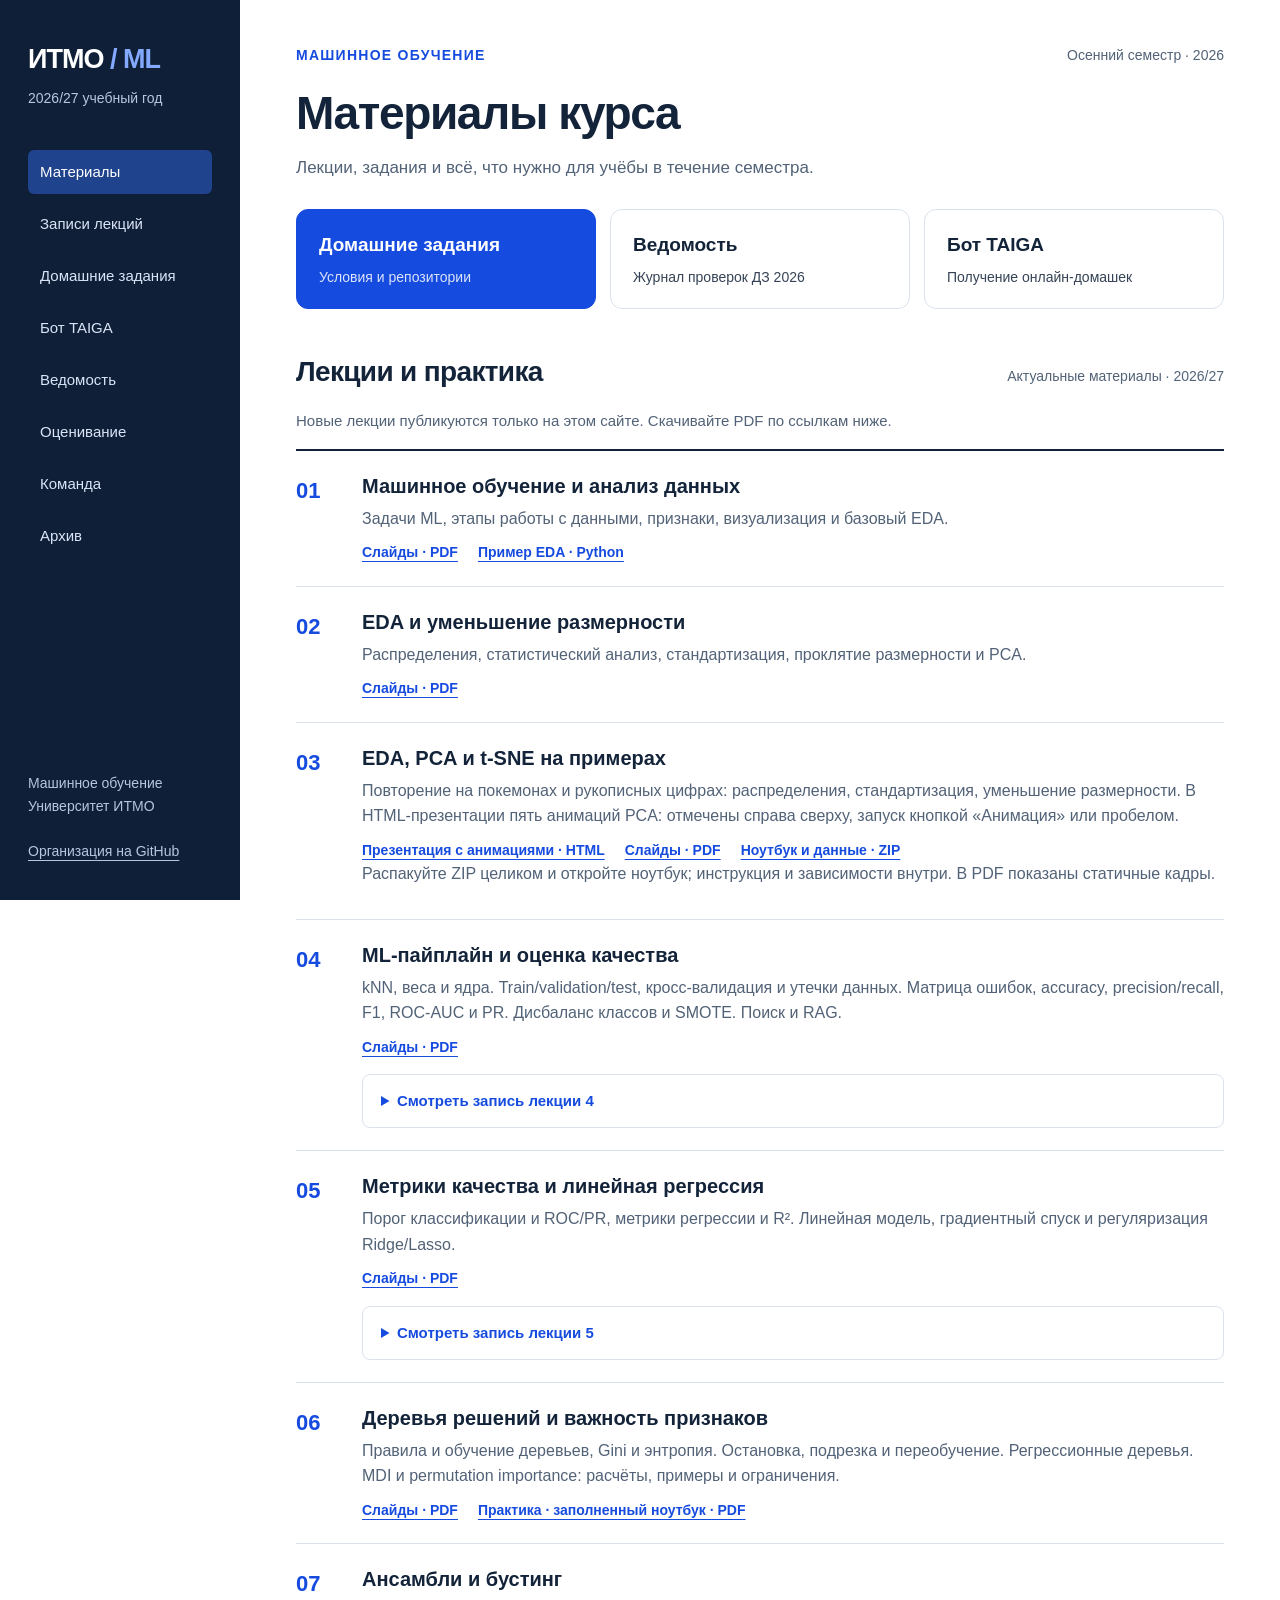
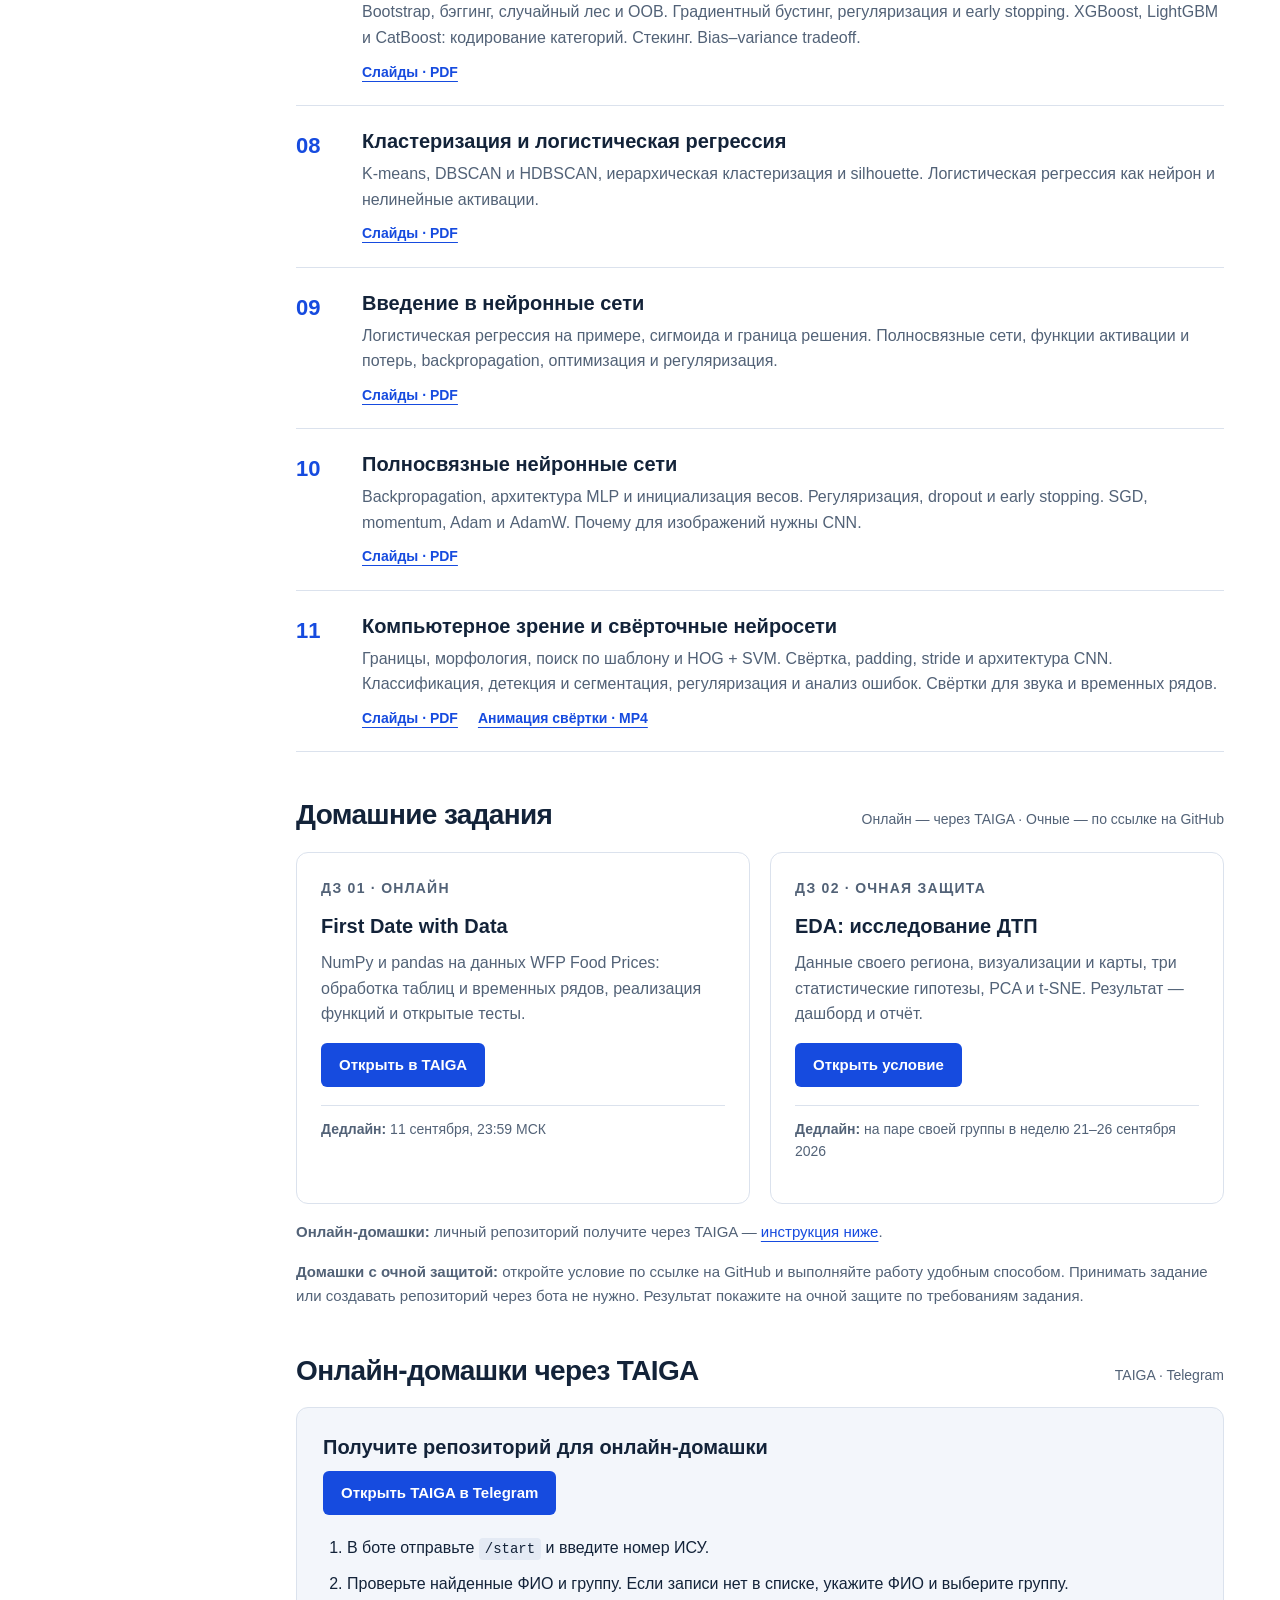
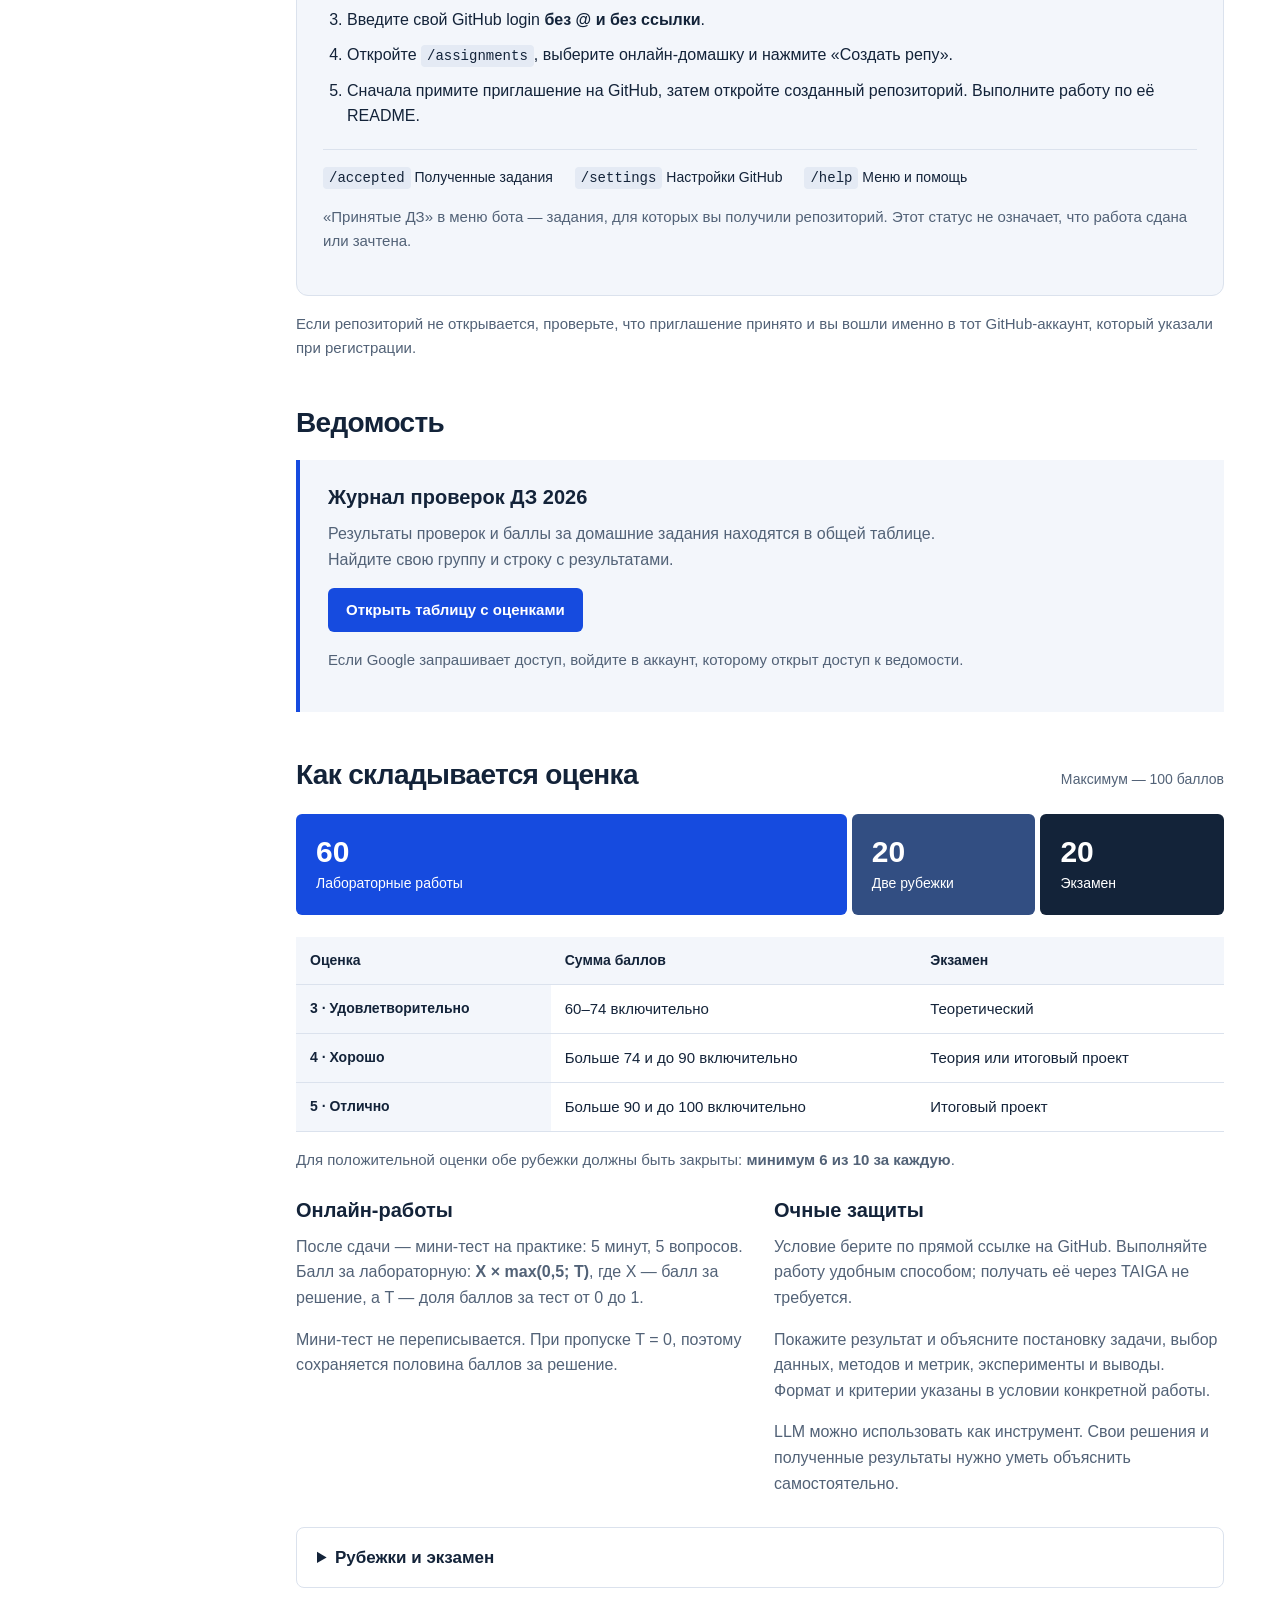
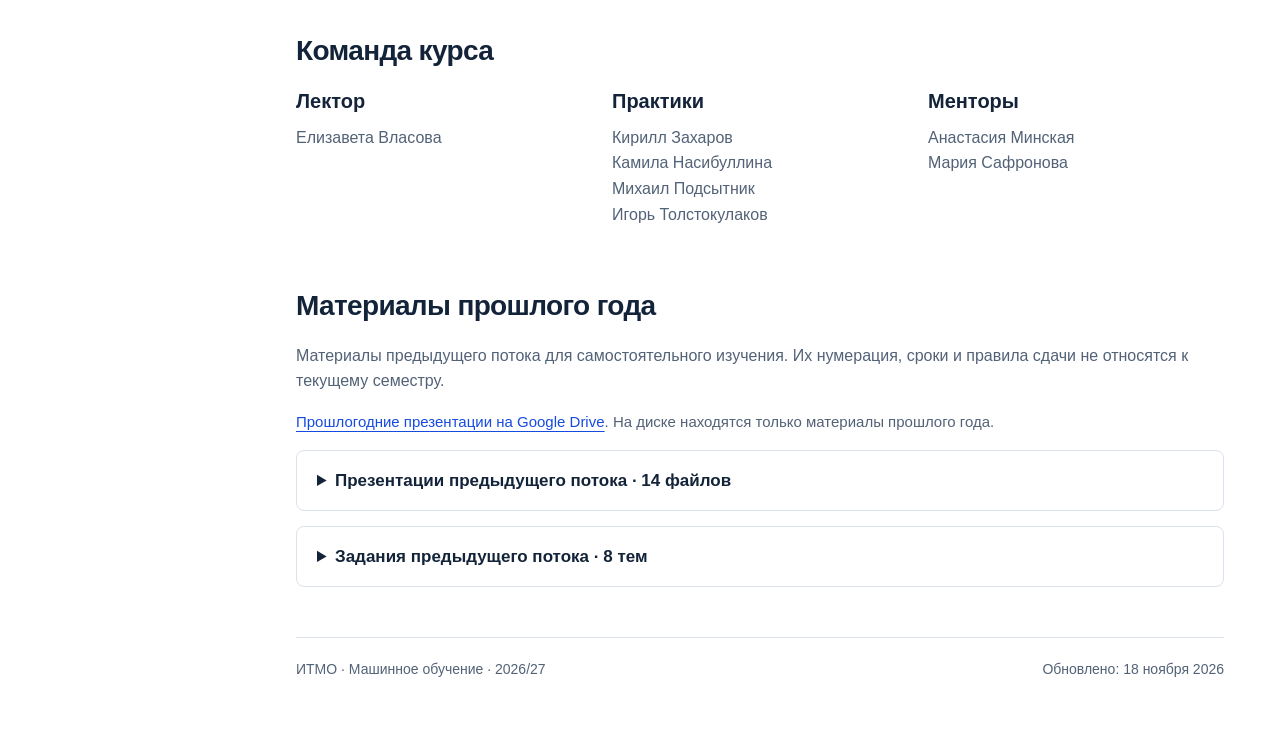
<file: index.html>
<!doctype html>
<html lang="ru"><head><meta charset="utf-8"><meta name="viewport" content="width=device-width,initial-scale=1"><meta http-equiv="refresh" content="0; url=docs/"><title>Машинное обучение · ИТМО</title></head><body><p><a href="docs/">Перейти на сайт курса машинного обучения ИТМО</a></p></body></html>
</file>
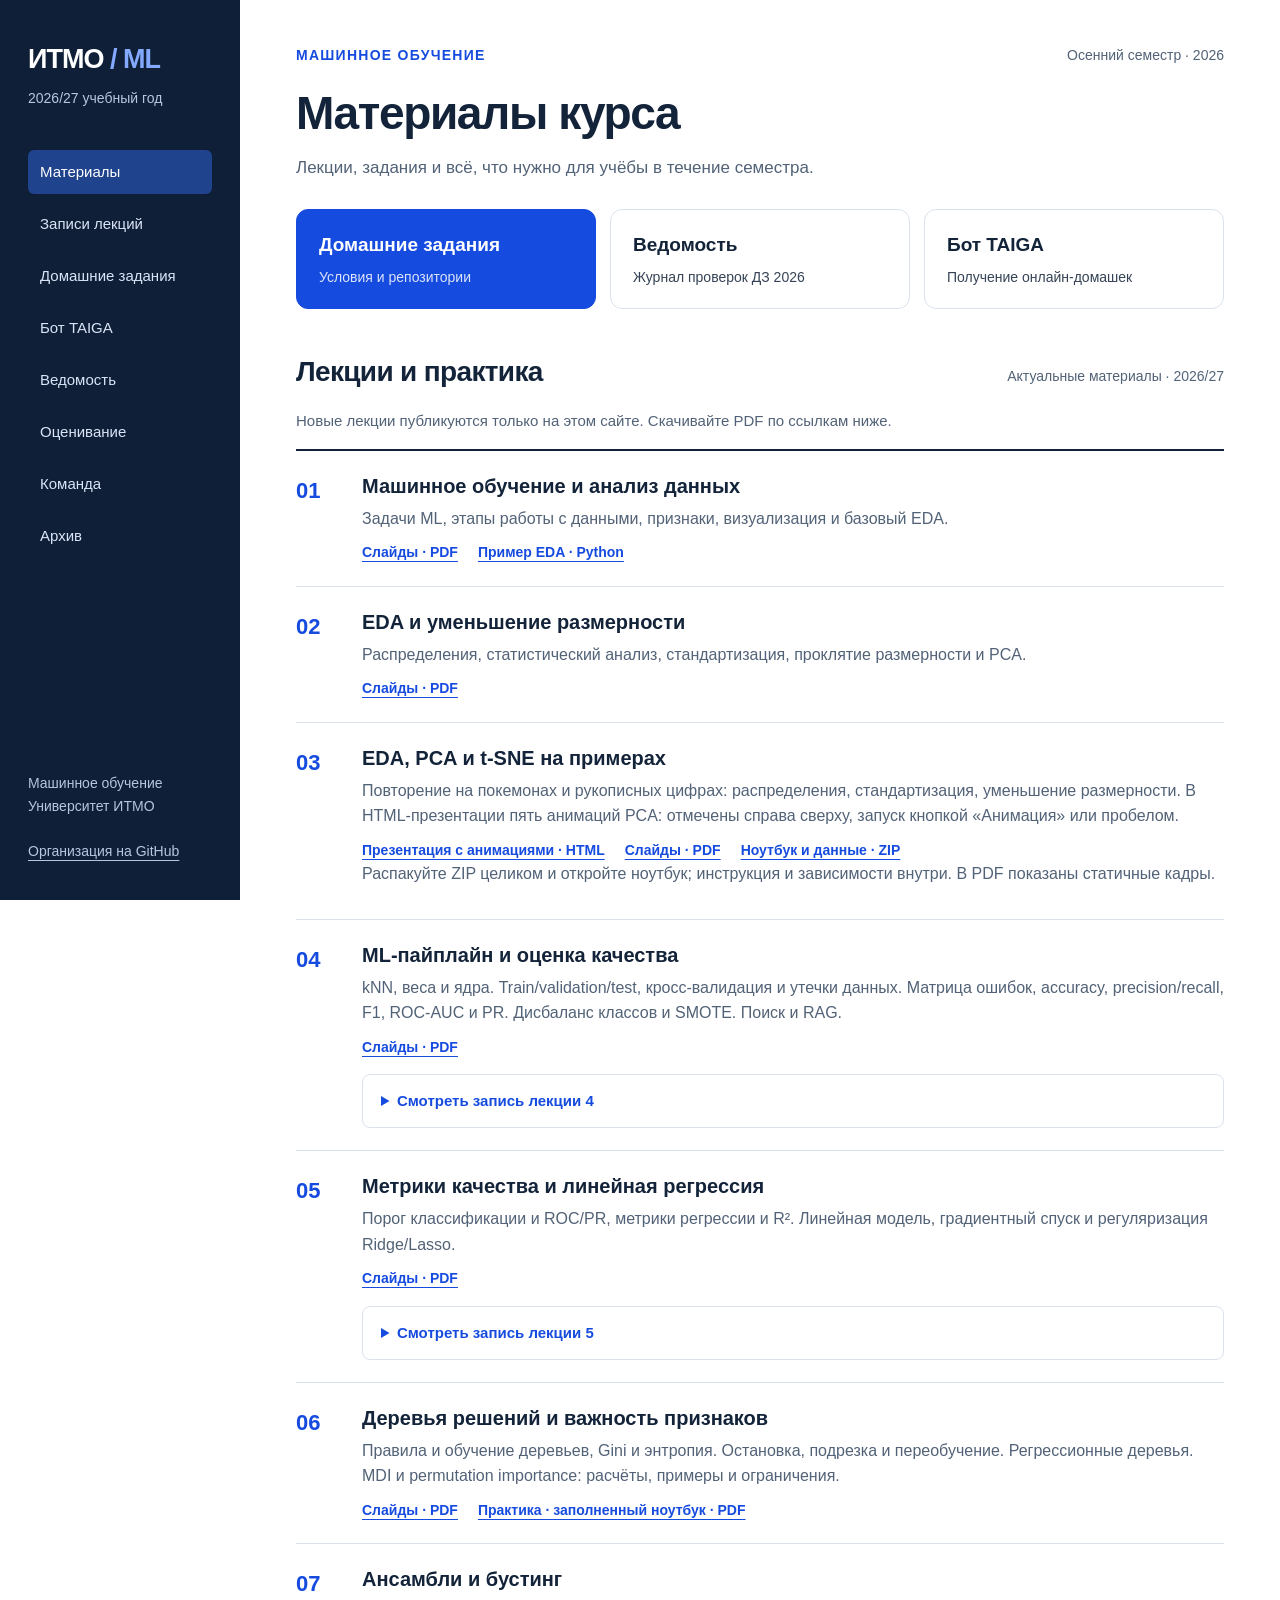
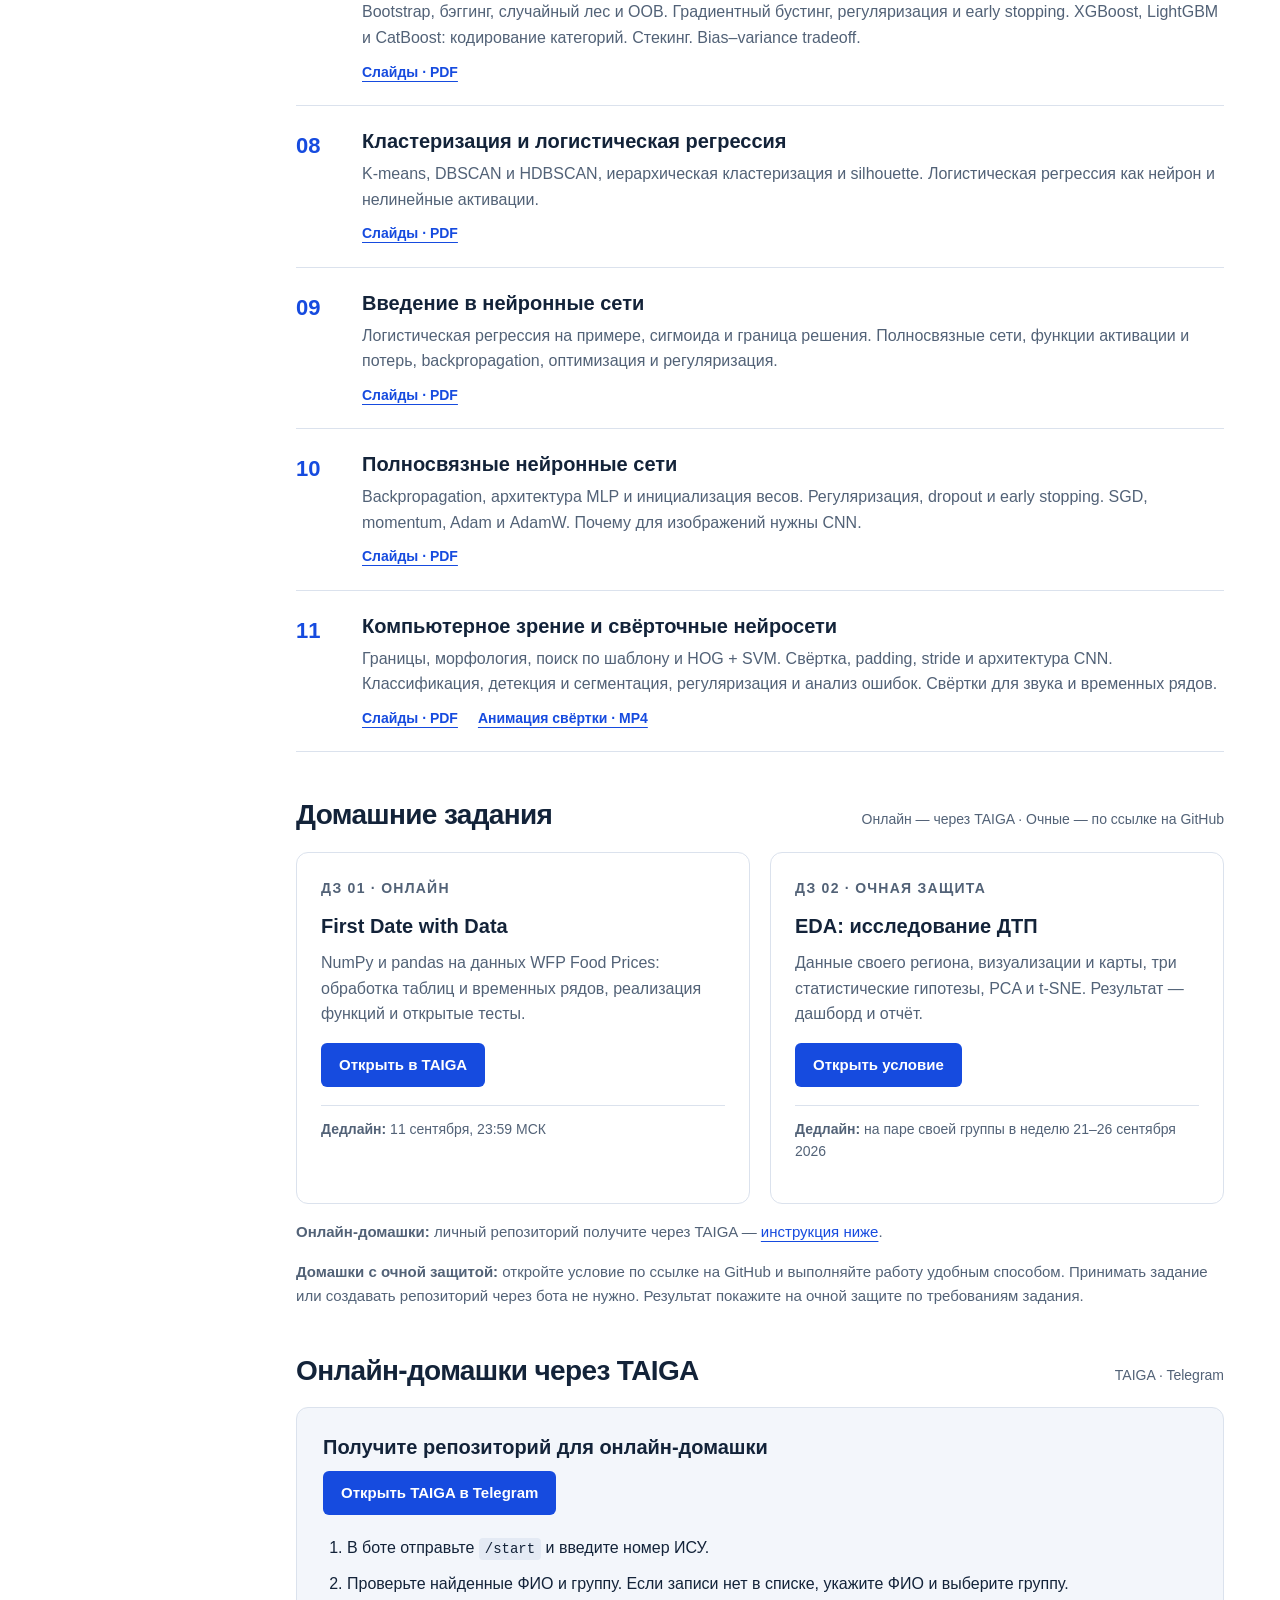
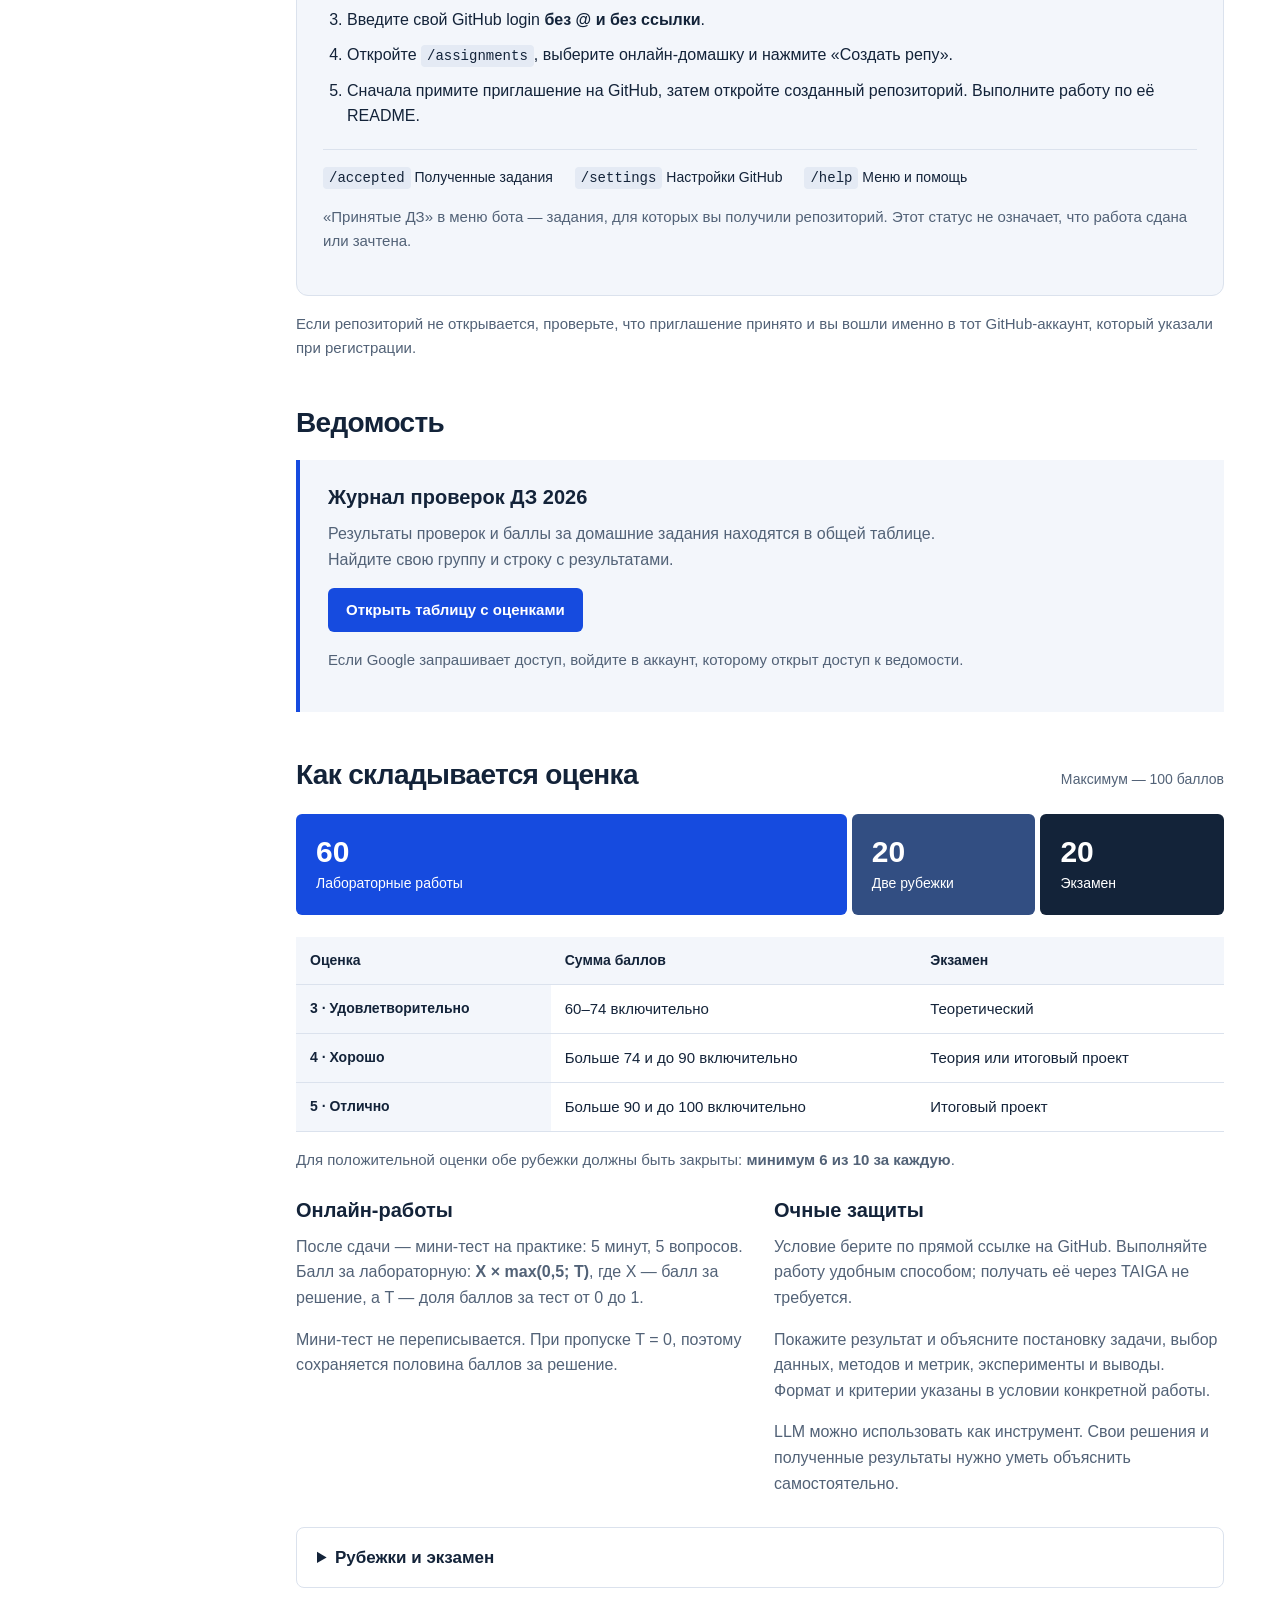
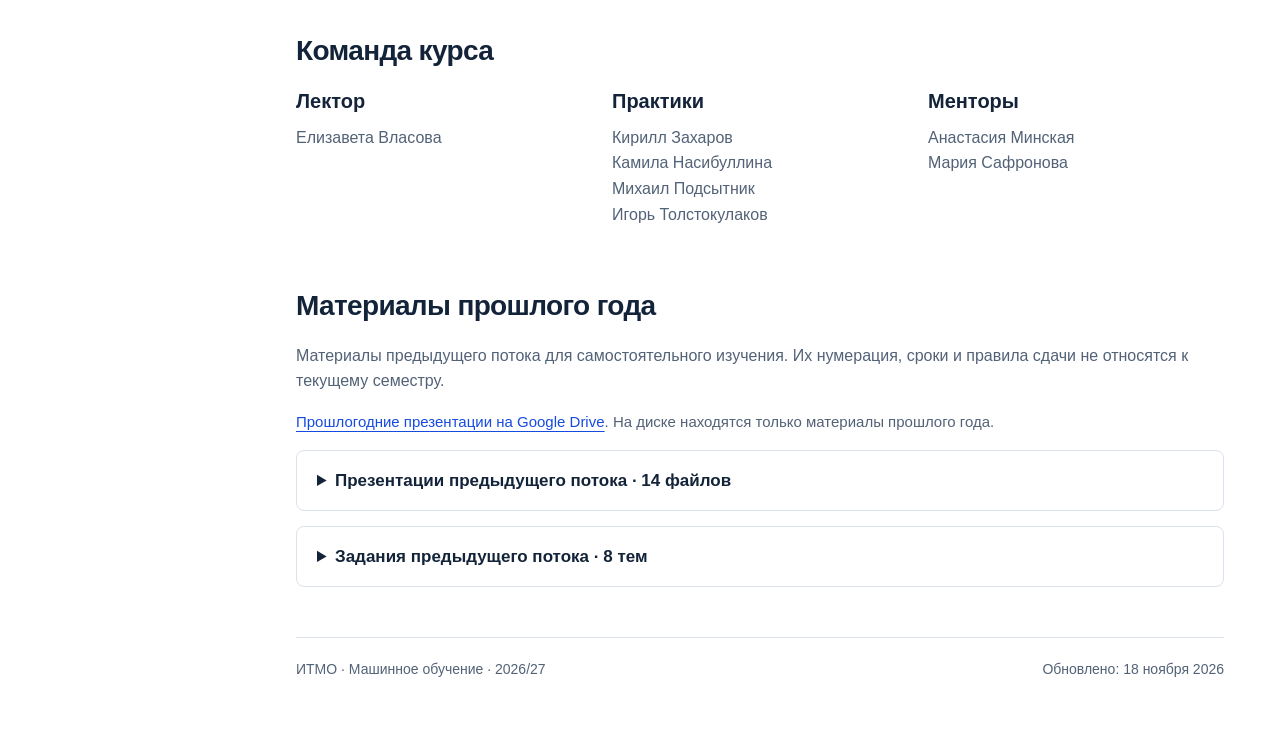
<file: docs/index.html>
<!doctype html>
<html lang="ru">
<head><meta charset="utf-8"><meta name="viewport" content="width=device-width,initial-scale=1">
<title>Машинное обучение · ИТМО · 2026/27</title>
<meta name="description" content="Курс машинного обучения ИТМО: лекции, домашние задания, TAIGA, ведомость и правила оценивания. 2026/27 учебный год.">
<meta name="theme-color" content="#101f38"><link rel="icon" href="favicon.svg" type="image/svg+xml"><link rel="stylesheet" href="style.css"></head>
<body><a class="skip" href="#main">Перейти к материалам</a>
<aside class="sidebar"><a class="brand" href="#main">ИТМО <span>/ ML</span></a><p class="semester">2026/27 учебный год</p>
<nav aria-label="Разделы курса"><a href="#materials" aria-current="page">Материалы</a><a href="recordings.html">Записи лекций</a><a href="#homework">Домашние задания</a><a href="#taiga">Бот TAIGA</a><a href="#grades">Ведомость</a><a href="#assessment">Оценивание</a><a href="#team">Команда</a><a href="#archive">Архив</a></nav>
<div class="sidefoot">Машинное обучение<br>Университет ИТМО<br><br><a href="https://github.com/ITMO-SE-ML/">Организация на GitHub</a></div></aside>
<main id="main"><header><div class="topline"><span class="eyebrow">Машинное обучение</span><span>Осенний семестр · 2026</span></div>
<h1>Материалы курса</h1><p class="intro">Лекции, задания и всё, что нужно для учёбы в течение семестра.</p>
<div class="quick"><a href="#homework"><strong>Домашние задания</strong><small>Условия и репозитории</small></a><a href="https://docs.google.com/spreadsheets/d/10iM8FWS6Ktva5MgXge8a-rUCZVAGV4AFRg06dmYaR9c/edit"><strong>Ведомость</strong><small>Журнал проверок ДЗ 2026</small></a><a href="#taiga"><strong>Бот TAIGA</strong><small>Получение онлайн-домашек</small></a></div></header>
<section id="materials"><div class="sectionhead"><h2>Лекции и практика</h2><span>Актуальные материалы · 2026/27</span></div><p class="note">Новые лекции публикуются только на этом сайте. Скачивайте PDF по ссылкам ниже.</p>
<div class="lectures">
<article class="lecture"><div class="number">01</div><div><h3>Машинное обучение и анализ данных</h3><p>Задачи ML, этапы работы с данными, признаки, визуализация и базовый EDA.</p><div class="links"><a href="materials/lecture-01.pdf">Слайды · PDF</a><a href="materials/eda-wine.py" download>Пример EDA · Python</a></div></div></article>
<article class="lecture"><div class="number">02</div><div><h3>EDA и уменьшение размерности</h3><p>Распределения, статистический анализ, стандартизация, проклятие размерности и PCA.</p><div class="links"><a href="materials/lecture-02.pdf">Слайды · PDF</a></div></div></article>
<article class="lecture" id="pokemon-seminar"><div class="number">03</div><div><h3>EDA, PCA и t-SNE на примерах</h3><p>Повторение на покемонах и рукописных цифрах: распределения, стандартизация, уменьшение размерности. В HTML-презентации пять анимаций PCA: отмечены справа сверху, запуск кнопкой «Анимация» или пробелом.</p><div class="links"><a href="materials/pokemon_lecture_animated.html">Презентация с анимациями · HTML</a><a href="materials/pokemon_lecture.pdf">Слайды · PDF</a><a href="materials/pokemon_student_pack.zip" download>Ноутбук и данные · ZIP</a></div><p>Распакуйте ZIP целиком и откройте ноутбук; инструкция и зависимости внутри. В PDF показаны статичные кадры.</p></div></article>
<article class="lecture" id="lecture-04"><div class="number">04</div><div><h3>ML-пайплайн и оценка качества</h3><p>kNN, веса и ядра. Train/validation/test, кросс-валидация и утечки данных. Матрица ошибок, accuracy, precision/recall, F1, ROC-AUC и PR. Дисбаланс классов и SMOTE. Поиск и RAG.</p><div class="links"><a href="materials/lecture-04.pdf">Слайды · PDF</a></div><details class="recording"><summary>Смотреть запись лекции 4</summary><div class="video-frame"><iframe src="https://www.youtube-nocookie.com/embed/El1Mt77FfAI" title="Запись лекции 4 · Машинное обучение · ИТМО" loading="lazy" referrerpolicy="strict-origin-when-cross-origin" allow="accelerometer; autoplay; clipboard-write; encrypted-media; gyroscope; picture-in-picture; web-share" allowfullscreen></iframe></div><p class="video-link"><a href="https://www.youtube.com/watch?v=El1Mt77FfAI" target="_blank" rel="noopener noreferrer">Открыть запись на YouTube ↗</a></p></details></div></article>
<article class="lecture" id="lecture-05"><div class="number">05</div><div><h3>Метрики качества и линейная регрессия</h3><p>Порог классификации и ROC/PR, метрики регрессии и R². Линейная модель, градиентный спуск и регуляризация Ridge/Lasso.</p><div class="links"><a href="materials/lecture-05.pdf">Слайды · PDF</a></div><details class="recording"><summary>Смотреть запись лекции 5</summary><div class="video-frame"><iframe src="https://www.youtube-nocookie.com/embed/atBlki5PKQo" title="Запись лекции 5 · Машинное обучение · ИТМО" loading="lazy" referrerpolicy="strict-origin-when-cross-origin" allow="accelerometer; autoplay; clipboard-write; encrypted-media; gyroscope; picture-in-picture; web-share" allowfullscreen></iframe></div><p class="video-link"><a href="https://www.youtube.com/watch?v=atBlki5PKQo" target="_blank" rel="noopener noreferrer">Открыть запись на YouTube ↗</a></p></details></div></article>
<article class="lecture" id="lecture-06"><div class="number">06</div><div><h3>Деревья решений и важность признаков</h3><p>Правила и обучение деревьев, Gini и энтропия. Остановка, подрезка и переобучение. Регрессионные деревья. MDI и permutation importance: расчёты, примеры и ограничения.</p><div class="links"><a href="materials/lecture-06.pdf">Слайды · PDF</a><a href="materials/practice-trees-filled.pdf">Практика · заполненный ноутбук · PDF</a></div></div></article>
<article class="lecture" id="lecture-07"><div class="number">07</div><div><h3>Ансамбли и бустинг</h3><p>Bootstrap, бэггинг, случайный лес и OOB. Градиентный бустинг, регуляризация и early stopping. XGBoost, LightGBM и CatBoost: кодирование категорий. Стекинг. Bias–variance tradeoff.</p><div class="links"><a href="materials/lecture-07.pdf">Слайды · PDF</a></div></div></article>
<article class="lecture" id="lecture-08"><div class="number">08</div><div><h3>Кластеризация и логистическая регрессия</h3><p>K-means, DBSCAN и HDBSCAN, иерархическая кластеризация и silhouette. Логистическая регрессия как нейрон и нелинейные активации.</p><div class="links"><a href="materials/lecture-08.pdf">Слайды · PDF</a></div></div></article>
<article class="lecture" id="lecture-09"><div class="number">09</div><div><h3>Введение в нейронные сети</h3><p>Логистическая регрессия на примере, сигмоида и граница решения. Полносвязные сети, функции активации и потерь, backpropagation, оптимизация и регуляризация.</p><div class="links"><a href="materials/lecture-09.pdf">Слайды · PDF</a></div></div></article>
<article class="lecture" id="lecture-10"><div class="number">10</div><div><h3>Полносвязные нейронные сети</h3><p>Backpropagation, архитектура MLP и инициализация весов. Регуляризация, dropout и early stopping. SGD, momentum, Adam и AdamW. Почему для изображений нужны CNN.</p><div class="links"><a href="materials/lecture-10.pdf">Слайды · PDF</a></div></div></article>
<article class="lecture" id="lecture-11"><div class="number">11</div><div><h3>Компьютерное зрение и свёрточные нейросети</h3><p>Границы, морфология, поиск по шаблону и HOG + SVM. Свёртка, padding, stride и архитектура CNN. Классификация, детекция и сегментация, регуляризация и анализ ошибок. Свёртки для звука и временных рядов.</p><div class="links"><a href="materials/lecture-11.pdf">Слайды · PDF</a><a href="materials/media/convolution_window.mp4">Анимация свёртки · MP4</a></div></div></article>
</div></section>
<section id="homework"><div class="sectionhead"><h2>Домашние задания</h2><span>Онлайн — через TAIGA · Очные — по ссылке на GitHub</span></div>
<div class="homeworks"><article class="homework"><p class="eyebrow">ДЗ 01 · Онлайн</p><h3>First Date with Data</h3><p>NumPy и pandas на данных WFP Food Prices: обработка таблиц и временных рядов, реализация функций и открытые тесты.</p><a class="button" href="https://t.me/itmo_taiga_assistant_bot">Открыть в TAIGA</a><p class="meta"><strong>Дедлайн:</strong> 11 сентября, 23:59 МСК</p></article>
<article class="homework"><p class="eyebrow">ДЗ 02 · Очная защита</p><h3>EDA: исследование ДТП</h3><p>Данные своего региона, визуализации и карты, три статистические гипотезы, PCA и t-SNE. Результат — дашборд и отчёт.</p><a class="button" href="https://github.com/ITMO-SE-ML/hw02-y26-eda">Открыть условие</a><p class="meta"><strong>Дедлайн:</strong> на паре своей группы в неделю 21–26 сентября 2026</p></article></div>
<p class="note"><strong>Онлайн-домашки:</strong> личный репозиторий получите через TAIGA — <a href="#taiga">инструкция ниже</a>.</p><p class="note"><strong>Домашки с очной защитой:</strong> откройте условие по ссылке на GitHub и выполняйте работу удобным способом. Принимать задание или создавать репозиторий через бота не нужно. Результат покажите на очной защите по требованиям задания.</p></section>
<section id="taiga"><div class="sectionhead"><h2>Онлайн-домашки через TAIGA</h2><span>TAIGA · Telegram</span></div><div class="botbox"><h3>Получите репозиторий для онлайн-домашки</h3><a class="button" href="https://t.me/itmo_taiga_assistant_bot">Открыть TAIGA в Telegram</a>
<ol><li>В боте отправьте <code>/start</code> и введите номер ИСУ.</li><li>Проверьте найденные ФИО и группу. Если записи нет в списке, укажите ФИО и выберите группу.</li><li>Введите свой GitHub login <strong>без @ и без ссылки</strong>.</li><li>Откройте <code>/assignments</code>, выберите онлайн-домашку и нажмите «Создать репу».</li><li>Сначала примите приглашение на GitHub, затем откройте созданный репозиторий. Выполните работу по её README.</li></ol>
<div class="commands"><span><code>/accepted</code> Полученные задания</span><span><code>/settings</code> Настройки GitHub</span><span><code>/help</code> Меню и помощь</span></div><p class="note">«Принятые ДЗ» в меню бота — задания, для которых вы получили репозиторий. Этот статус не означает, что работа сдана или зачтена.</p></div>
<p class="note">Если репозиторий не открывается, проверьте, что приглашение принято и вы вошли именно в тот GitHub-аккаунт, который указали при регистрации.</p></section>
<section id="grades"><div class="sectionhead"><h2>Ведомость</h2></div><div class="gradesbox"><h3>Журнал проверок ДЗ 2026</h3><p>Результаты проверок и баллы за домашние задания находятся в общей таблице. Найдите свою группу и строку с результатами.</p><a class="button" href="https://docs.google.com/spreadsheets/d/10iM8FWS6Ktva5MgXge8a-rUCZVAGV4AFRg06dmYaR9c/edit">Открыть таблицу с оценками</a><p class="note">Если Google запрашивает доступ, войдите в аккаунт, которому открыт доступ к ведомости.</p></div></section>
<section id="assessment"><div class="sectionhead"><h2>Как складывается оценка</h2><span>Максимум — 100 баллов</span></div>
<div class="scorebar" aria-label="60 баллов за лабораторные, 20 за две рубежки, 20 за экзамен"><div><strong>60</strong><span>Лабораторные работы</span></div><div><strong>20</strong><span>Две рубежки</span></div><div><strong>20</strong><span>Экзамен</span></div></div>
<div class="tablewrap"><table><caption class="skip">Пороги итоговой оценки и формат экзамена</caption><thead><tr><th scope="col">Оценка</th><th scope="col">Сумма баллов</th><th scope="col">Экзамен</th></tr></thead><tbody><tr><th scope="row">3 · Удовлетворительно</th><td>60–74 включительно</td><td>Теоретический</td></tr><tr><th scope="row">4 · Хорошо</th><td>Больше 74 и до 90 включительно</td><td>Теория или итоговый проект</td></tr><tr><th scope="row">5 · Отлично</th><td>Больше 90 и до 100 включительно</td><td>Итоговый проект</td></tr></tbody></table></div><p class="note">Для положительной оценки обе рубежки должны быть закрыты: <strong>минимум 6 из 10 за каждую</strong>.</p>
<div class="rules"><article><h3>Онлайн-работы</h3><p>После сдачи — мини-тест на практике: 5 минут, 5 вопросов. Балл за лабораторную: <strong>X × max(0,5; T)</strong>, где X — балл за решение, а T — доля баллов за тест от 0 до 1.</p><p>Мини-тест не переписывается. При пропуске T = 0, поэтому сохраняется половина баллов за решение.</p></article><article><h3>Очные защиты</h3><p>Условие берите по прямой ссылке на GitHub. Выполняйте работу удобным способом; получать её через TAIGA не требуется.</p><p>Покажите результат и объясните постановку задачи, выбор данных, методов и метрик, эксперименты и выводы. Формат и критерии указаны в условии конкретной работы.</p><p>LLM можно использовать как инструмент. Свои решения и полученные результаты нужно уметь объяснить самостоятельно.</p></article></div>
<details><summary>Рубежки и экзамен</summary><p class="note">Рубежные работы: <strong>20 октября</strong> и <strong>15 декабря 2026</strong>, во время практических занятий. Письменно, на бумаге; без конспектов, других материалов и электронных устройств.</p><p>Для «3» предусмотрен теоретический экзамен. Для «4» можно выбрать теорию или проект. Для «5» нужен итоговый практический проект в формате мини-курсовой.</p></details></section>
<section id="team"><div class="sectionhead"><h2>Команда курса</h2></div><div class="team"><div><h3>Лектор</h3><p>Елизавета Власова</p></div><div><h3>Практики</h3><p>Кирилл Захаров<br>Камила Насибуллина<br>Михаил Подсытник<br>Игорь Толстокулаков</p></div><div><h3>Менторы</h3><p>Анастасия Минская<br>Мария Сафронова</p></div></div></section>
<section id="archive"><div class="sectionhead"><h2>Материалы прошлого года</h2></div><p class="muted">Материалы предыдущего потока для самостоятельного изучения. Их нумерация, сроки и правила сдачи не относятся к текущему семестру.</p><p class="note"><a href="https://drive.google.com/drive/folders/1g2-4mdhATZkF4elCgCH3hkfK8moCB7Ho">Прошлогодние презентации на Google Drive</a>. На диске находятся только материалы прошлого года.</p><details><summary>Презентации предыдущего потока · 14 файлов</summary><ul><li><a href="https://docs.google.com/presentation/d/1WX2LB0aDM0awaZ87EdqQ-S3rUSIxD4e8/edit?usp=drivesdk&amp;ouid=114748752541859044137&amp;rtpof=true&amp;sd=true">Lecture 1. MS intro + EDA.pptx</a></li><li><a href="https://docs.google.com/presentation/d/12kSOmeyjZpeFzAq5Xodr3aOQBu44ck2q/edit?usp=drivesdk&amp;ouid=114748752541859044137&amp;rtpof=true&amp;sd=true">Lecture 2. Stat. hypotheses.pptx</a></li><li><a href="https://docs.google.com/presentation/d/1_D8uTU2XRmR8DZO0sigl1Nuk1R17o4Wp/edit?usp=drivesdk&amp;ouid=114748752541859044137&amp;rtpof=true&amp;sd=true">Lecture 3. PCA.pptx</a></li><li><a href="https://docs.google.com/presentation/d/1HMXRzWUHVKtwvO5hQWafJak5acilHFCf/edit?usp=drivesdk&amp;ouid=114748752541859044137&amp;rtpof=true&amp;sd=true">Lecture 4. t-SNE &amp; UMAP.pptx</a></li><li><a href="https://docs.google.com/presentation/d/1uEagUJv49_-Yo94mhiQZqL1ES7v9sO5f/edit?usp=drivesdk&amp;ouid=114748752541859044137&amp;rtpof=true&amp;sd=true">Lecture 5. Metrics &amp; KNN.pptx</a></li><li><a href="https://docs.google.com/presentation/d/1YdBTxPbUzW6Ru0N-zzKdBnoiWvK77g9H/edit?usp=drivesdk&amp;ouid=114748752541859044137&amp;rtpof=true&amp;sd=true">Lecture 6. Linear regression.pptx</a></li><li><a href="https://docs.google.com/presentation/d/1BT3EJiJzLUGn6b9fAKAFbU-v0p5Nmd-K/edit?usp=drivesdk&amp;ouid=114748752541859044137&amp;rtpof=true&amp;sd=true">Lecture 7. SVM &amp; logistic regression.pptx</a></li><li><a href="https://docs.google.com/presentation/d/1my4y9N_Cz4WPyYJfPvBgL1GSSuhEttGL/edit?usp=drivesdk&amp;ouid=114748752541859044137&amp;rtpof=true&amp;sd=true">Lecture 8. Decision trees, forests, boostings.pptx</a></li><li><a href="https://docs.google.com/presentation/d/19ZiJu82N6OPNAolO_kHll_wKEzsX1jqM/edit?usp=drivesdk&amp;ouid=114748752541859044137&amp;rtpof=true&amp;sd=true">Lecture 9. Boostings, Naive Bayes, Bayesian networks.pptx</a></li><li><a href="https://docs.google.com/presentation/d/1_nK_H38zHN9gmEuq5x1yutu32ONSoUqH/edit?usp=drivesdk&amp;ouid=114748752541859044137&amp;rtpof=true&amp;sd=true">Lecture 10. Clustering.pptx</a></li><li><a href="https://docs.google.com/presentation/d/1arP4VFfiYvC-yGT4ptehRdfq-2SJfs8v/edit?usp=drivesdk&amp;ouid=114748752541859044137&amp;rtpof=true&amp;sd=true">Lecture 11. Deep learning.pptx</a></li><li><a href="https://docs.google.com/presentation/d/1wASLXvKgLaF7K2xe8nCT4MAOYQFZjVAE/edit?usp=drivesdk&amp;ouid=114748752541859044137&amp;rtpof=true&amp;sd=true">Lecture 12. BackProp, CNN.pptx</a></li><li><a href="https://docs.google.com/presentation/d/1Qh97lx9HQVVvRgb4ZTSwdR37BaeDb485/edit?usp=drivesdk&amp;ouid=114748752541859044137&amp;rtpof=true&amp;sd=true">Lecture 13. CNN, RNN.pptx</a></li><li><a href="https://docs.google.com/presentation/d/1i5bKO5YZeshf8FHkTOM7dkvtuqh9S9p6/edit?usp=drivesdk&amp;ouid=114748752541859044137&amp;rtpof=true&amp;sd=true">Lecture 14. From LSTM to GPT.pptx</a></li></ul></details><details><summary>Задания предыдущего потока · 8 тем</summary><ul><li><a href="https://github.com/ITMO-SE-ML/hw1-stat-basics">Основы статистики</a></li><li><a href="https://github.com/ITMO-SE-ML/hw2-eda-dim-reduction">EDA и уменьшение размерности</a></li><li><a href="https://github.com/ITMO-SE-ML/hw3-knn-metrics">kNN и метрики качества</a></li><li><a href="https://github.com/ITMO-SE-ML/hw4-lin-reg">Линейная регрессия</a></li><li><a href="https://github.com/ITMO-SE-ML/hw5-svm">SVM</a></li><li><a href="https://github.com/ITMO-SE-ML/hw7-bayes-clustering">Байесовские методы и кластеризация</a></li><li><a href="https://github.com/ITMO-SE-ML/hw8-deep-learning">Глубокое обучение</a></li><li><a href="https://github.com/ITMO-SE-ML/hw9-cnn-rnn">CNN и RNN</a></li></ul></details></section>
<footer><span>ИТМО · Машинное обучение · 2026/27</span><span>Обновлено: 18 ноября 2026</span></footer></main></body></html>
</file>
<file: docs/style.css>
:root{--ink:#132339;--muted:#526277;--blue:#164bdf;--line:#dbe2ed;--light:#f3f6fb;--nav:#101f38;--white:#fff;--radius:12px;color-scheme:light;font-family:Inter,Arial,Helvetica,sans-serif;font-size:16px}*{box-sizing:border-box}html{scroll-behavior:smooth;scroll-padding-top:24px}body{margin:0;color:var(--ink);background:var(--white);line-height:1.6}a{color:var(--blue);text-underline-offset:4px}a:hover{text-decoration-thickness:2px}a:focus-visible,summary:focus-visible{outline:3px solid #f4ae2b;outline-offset:5px;border-radius:3px}.skip{position:fixed;top:-100px;left:16px;z-index:10;padding:12px;background:#fff}.skip:focus{top:16px}.sidebar{position:fixed;inset:0 auto 0 0;width:240px;background:var(--nav);color:#fff;padding:38px 28px;display:flex;flex-direction:column}.brand{font-size:27px;font-weight:800;letter-spacing:-1px;color:white;text-decoration:none}.brand span{color:#83aaff}.semester{color:#b6c6e0;margin:6px 0 40px;font-size:14px}.sidebar nav{display:grid;gap:8px}.sidebar nav a{color:#d9e5f7;text-decoration:none;padding:10px 12px;border-radius:6px;font-size:15px}.sidebar nav a:hover{background:#243857;color:white}.sidebar nav a[aria-current="page"]{background:#1f438c;color:white}.sidefoot{margin-top:auto;font-size:14px;color:#b6c6e0}.sidefoot a{color:#b6c6e0}main{max-width:1380px;margin-left:240px;padding:44px 56px 70px}.topline{display:flex;justify-content:space-between;gap:16px;font-size:14px;color:var(--muted)}.eyebrow{font-size:14px;font-weight:700;letter-spacing:.09em;text-transform:uppercase;color:var(--blue)}h1{font-size:clamp(32px,3.6vw,48px);line-height:1.12;letter-spacing:-1.4px;margin:22px 0 14px}h2{font-size:28px;letter-spacing:-.65px;line-height:1.2;margin:0}h3{font-size:20px;line-height:1.35;margin:0 0 10px}p{margin:0 0 16px}.intro{color:var(--muted);max-width:680px;font-size:17px}.quick{display:grid;grid-template-columns:repeat(3,minmax(0,1fr));gap:14px;margin:28px 0 42px}.quick a{display:block;text-decoration:none;color:var(--ink);border:1px solid var(--line);border-radius:var(--radius);padding:20px 22px;transition:border-color .15s,background .15s}.quick a:hover{background:var(--light);border-color:var(--blue)}.quick a:first-child{background:var(--blue);border-color:var(--blue);color:white}.quick strong{display:block;font-size:19px}.quick small{display:block;font-size:14px;margin-top:5px;opacity:.85}section{margin-top:46px;scroll-margin-top:24px}.sectionhead{display:flex;align-items:baseline;justify-content:space-between;gap:16px;margin-bottom:20px}.sectionhead span{font-size:14px;color:var(--muted)}.lectures{border-top:2px solid var(--ink)}.lecture{display:grid;grid-template-columns:48px 1fr;gap:18px;padding:22px 0;border-bottom:1px solid var(--line)}.number{font-size:22px;color:var(--blue);font-weight:700}.lecture h3{margin-bottom:6px}.lecture p{color:var(--muted);margin-bottom:10px}.links{display:flex;gap:10px 20px;flex-wrap:wrap;font-size:14px;font-weight:600}.tag{display:inline-block;font-size:13px;font-weight:600;background:#eaf0fc;color:#264c8b;padding:3px 9px;border-radius:4px;vertical-align:middle;margin-left:9px}.pending{background:#f1f3f6;color:#586275}.homeworks{display:grid;grid-template-columns:repeat(2,minmax(0,1fr));gap:20px}.homework{padding:24px;border:1px solid var(--line);border-radius:var(--radius)}.homework .eyebrow{margin-bottom:14px}.homework p{color:var(--muted)}.meta{font-size:14px;border-top:1px solid var(--line);padding-top:12px;margin-top:18px}.button{display:inline-flex;align-items:center;justify-content:center;min-height:44px;padding:9px 18px;border-radius:6px;background:var(--blue);color:#fff;text-decoration:none;font-size:15px;font-weight:600}.button:hover{background:#103ab0}.button.secondary{background:white;color:var(--blue);border:1px solid var(--line)}.note{font-size:15px;color:var(--muted);margin-top:16px}.botbox{background:var(--light);border:1px solid var(--line);border-radius:var(--radius);padding:26px}.botbox ol{margin:20px 0;padding-left:24px;display:grid;gap:10px}.botbox code{font-size:14px;background:#e4eaf4;padding:3px 6px;border-radius:4px}.commands{display:flex;gap:10px 22px;flex-wrap:wrap;font-size:14px;padding-top:16px;border-top:1px solid var(--line)}.gradesbox{border-left:4px solid var(--blue);background:var(--light);padding:24px 28px}.gradesbox p{color:var(--muted);max-width:660px}.scorebar{display:grid;grid-template-columns:3fr 1fr 1fr;gap:5px;margin:22px 0}.scorebar div{background:var(--blue);color:#fff;padding:20px;border-radius:6px}.scorebar div:nth-child(2){background:#324e82}.scorebar div:nth-child(3){background:#132339}.scorebar strong{display:block;font-size:30px;line-height:1.2}.scorebar span{font-size:14px}.rules{display:grid;grid-template-columns:1fr 1fr;gap:28px;margin-top:25px}.rules p{color:var(--muted)}.tablewrap{overflow-x:auto}table{width:100%;border-collapse:collapse;font-size:15px}th,td{text-align:left;padding:12px 14px;border-bottom:1px solid var(--line);vertical-align:top}th{background:var(--light);font-size:14px}details{border:1px solid var(--line);border-radius:8px;margin-top:15px;padding:16px 20px}summary{cursor:pointer;font-size:17px;font-weight:600}details ul{padding-left:20px;display:grid;gap:10px}.team{display:grid;grid-template-columns:repeat(3,minmax(0,1fr));gap:20px}.team p{color:var(--muted)}footer{border-top:1px solid var(--line);margin-top:50px;padding-top:20px;font-size:14px;color:var(--muted);display:flex;justify-content:space-between;gap:20px}.muted{color:var(--muted)}@media(min-width:1600px){main{margin-right:auto}}@media(max-width:1100px){.sidebar{width:200px;padding:28px 20px}main{margin-left:200px;padding:34px 30px}.quick a{padding:17px 15px}.scorebar div{padding:18px 13px}}@media(max-width:800px){.sidebar{position:static;width:auto;padding:18px 22px;display:block}.brand{font-size:23px}.semester{margin:0;font-size:14px}.sidebar nav{display:flex;overflow-x:auto;gap:4px;margin-top:14px;padding-bottom:4px}.sidebar nav a{white-space:nowrap;font-size:14px;padding:7px 10px}.sidefoot{display:none}main{margin:0;padding:26px 22px 45px}.topline{font-size:13px}.quick{gap:10px;margin-bottom:30px}.quick strong{font-size:16px}.quick small{font-size:13px}.sectionhead{align-items:flex-start;flex-direction:column;gap:8px}.rules{grid-template-columns:1fr;gap:14px}.homework{padding:20px}h2{font-size:25px}}@media(max-width:540px){.quick{grid-template-columns:1fr}.quick a{padding:15px 18px}.quick strong{font-size:18px}.quick small{font-size:14px}.homeworks,.team{grid-template-columns:1fr}.scorebar{grid-template-columns:1fr}.scorebar div{display:flex;align-items:center;gap:18px;padding:14px 18px}.scorebar strong{min-width:40px}.lecture{grid-template-columns:32px 1fr;gap:12px}.botbox,.gradesbox{padding:20px}.tag{margin:8px 0 0;display:table}footer{flex-direction:column;gap:6px}.topline{flex-wrap:wrap}}@media(prefers-reduced-motion:reduce){html{scroll-behavior:auto}*{transition:none!important}}@media print{.sidebar,.quick,.skip{display:none}main{margin:0;padding:0}section{break-inside:avoid}details{display:block}a{color:#111}.scorebar div{background:white!important;color:#111;border:1px solid #aaa}}

/* Lecture recordings */
.lecture>div{min-width:0}.recording{margin-top:16px;padding:0;overflow:hidden}.recording summary{padding:14px 18px;color:var(--blue);font-size:15px}.recording[open] summary{border-bottom:1px solid var(--line)}.video-frame{position:relative;aspect-ratio:16/9;background:var(--nav)}.video-frame iframe{position:absolute;inset:0;width:100%;height:100%;border:0}.lecture .video-link{margin:0;padding:12px 18px;font-size:14px}.video-link a{font-weight:600}@media print{.video-frame{display:none}}

/* Recording library */
.recordings-body{background:#101217;color:#f1f2f6;--ink:#f1f2f6;--muted:#a1a6b3;--line:#2a2e37;--blue:#a8bfff}.library-topbar{max-width:1328px;margin:auto;padding:24px;display:flex;align-items:center;gap:48px;border-bottom:1px solid var(--line)}.library-topbar .brand{font-size:24px;letter-spacing:-1px}.library-topbar .brand span{color:#a8bfff}.library-topbar nav{display:flex;gap:28px;align-items:center}.library-topbar nav a{color:#a1a6b3;text-decoration:none;font-size:14px}.library-topbar nav a[aria-current]{color:#fff}.library-year{margin-left:auto;font-size:12px;color:#808796;border:1px solid #30343d;border-radius:6px;padding:5px 9px}.recordings-page{max-width:1328px;margin:0 auto;padding:48px 24px 32px}.library-header{margin-bottom:36px}.library-header .eyebrow{font-size:11px;letter-spacing:.15em;color:#a8bfff;margin-bottom:14px}.library-header h1{font-size:clamp(32px,3.8vw,48px);font-weight:600;letter-spacing:-1.6px;margin:0 0 12px;line-height:1.15}.library-header .intro{font-size:14px;color:#9299a8;margin:0}.watch-layout{display:grid;grid-template-columns:minmax(0,1fr) 316px;gap:32px;align-items:start}.watch-main{min-width:0}.player-screen{border-radius:12px;overflow:hidden;background:#050609;border:1px solid #30343b}.player-screen iframe[hidden]{display:none}.player-cover{position:absolute;inset:0;width:100%;height:100%;border:0;padding:0;cursor:pointer;color:#fff;background:#050609;font:inherit;overflow:hidden}.cover-image{position:absolute;inset:0;width:100%;height:100%;object-fit:cover;opacity:.67;transition:opacity .2s}.player-cover:after{content:"";position:absolute;inset:0;background:linear-gradient(0deg,#0008,transparent 60%);pointer-events:none}.player-cover:hover .cover-image{opacity:.85}.cover-number{position:absolute;width:1px;height:1px;overflow:hidden;clip-path:inset(50%)}.cover-play{position:absolute;z-index:1;top:50%;left:50%;transform:translate(-50%,-50%);width:68px;height:68px;border-radius:50%;display:grid;place-items:center;background:#fff;color:#161922;box-shadow:0 4px 30px #0004;transition:transform .15s}.cover-play svg{width:28px;height:28px;margin-left:3px}.player-cover:hover .cover-play{transform:translate(-50%,-50%) scale(1.08)}.cover-caption{position:absolute;z-index:1;bottom:24px;left:24px;font-size:13px;font-weight:500}.player-cover:focus-visible{outline:3px solid #a8bfff;outline-offset:-5px}.watch-info{padding:24px 0 0}.watch-kicker{font-size:11px;letter-spacing:.12em;text-transform:uppercase;color:#a8bfff;margin:0 0 9px}.watch-info h2{font-size:clamp(22px,2.1vw,28px);font-weight:500;line-height:1.3;letter-spacing:-.5px;max-width:800px}.watch-actions{display:flex;align-items:center;justify-content:space-between;gap:16px;margin-top:20px;font-size:12px}.watch-author{color:#9299a8}.watch-actions a{display:inline-flex;align-items:center;color:#d0d5e1;text-decoration:none;padding:8px 12px;border:1px solid #343943;border-radius:6px}.watch-actions a:hover{background:#232730;color:#fff}.playlist{min-width:0}.playlist-heading{display:flex;align-items:center;justify-content:space-between;margin-bottom:18px;padding-bottom:15px;border-bottom:1px solid var(--line)}.playlist-heading h2{font-size:14px;font-weight:500;letter-spacing:0}.playlist-heading>span{font-size:12px;color:#858d9c}.playlist-options{display:grid;gap:10px}.recording-option{display:flex;align-items:center;gap:12px;padding:12px;text-decoration:none;border:1px solid transparent;border-radius:9px;color:#d7dbe4;transition:background .15s}.recording-option:hover{background:#1b1f28}.recording-option[aria-current="true"]{background:#202631;border-color:#394962}.option-art{position:relative;width:96px;aspect-ratio:16/9;flex-shrink:0;border-radius:5px;overflow:hidden;background:#343943}.option-art img{width:100%;height:100%;object-fit:cover;display:block}.option-art>span{position:absolute;bottom:3px;right:4px;background:#080b11b3;color:#fff;font-size:10px;line-height:1.5;padding:0 4px;border-radius:2px}.option-copy{display:grid;gap:5px;min-width:0}.option-copy small{font-size:10px;color:#8f98a8}.option-copy strong{font-size:12px;font-weight:500;line-height:1.5}.recording-option[aria-current="true"] .option-copy small{color:#a8bfff}.recordings-page footer{margin-top:52px;padding-top:20px;font-size:11px;color:#757d8d}.recordings-page footer a{color:#a1a6b3;text-decoration:none}@media(max-width:1000px){.watch-layout{grid-template-columns:minmax(0,1fr)}.playlist-options{grid-template-columns:repeat(2,minmax(0,1fr))}.playlist-heading{margin-bottom:12px}.recordings-page{padding-top:36px}}@media(max-width:540px){.library-topbar{padding:18px 20px;gap:20px;flex-wrap:wrap}.library-topbar .brand{font-size:22px}.library-year{order:1}.library-topbar nav{order:2;width:100%;gap:24px}.library-topbar nav a{font-size:12px}.recordings-page{padding:30px 20px}.library-header{margin-bottom:24px}.library-header h1{letter-spacing:-1px}.watch-layout{gap:32px}.player-screen{border-radius:8px}.cover-play{width:52px;height:52px}.cover-play svg{width:23px;height:23px}.cover-caption{bottom:14px;left:14px;font-size:11px}.watch-info{padding-top:20px}.watch-actions{flex-wrap:wrap;gap:12px}.playlist-options{grid-template-columns:1fr}.recording-option{padding:10px}.option-art{width:112px}.option-copy strong{font-size:13px}.recordings-page footer{margin-top:36px;gap:10px}}@media print{.player-cover{display:none}.watch-layout{display:block}.recordings-body{background:white;color:black}}
</file>
